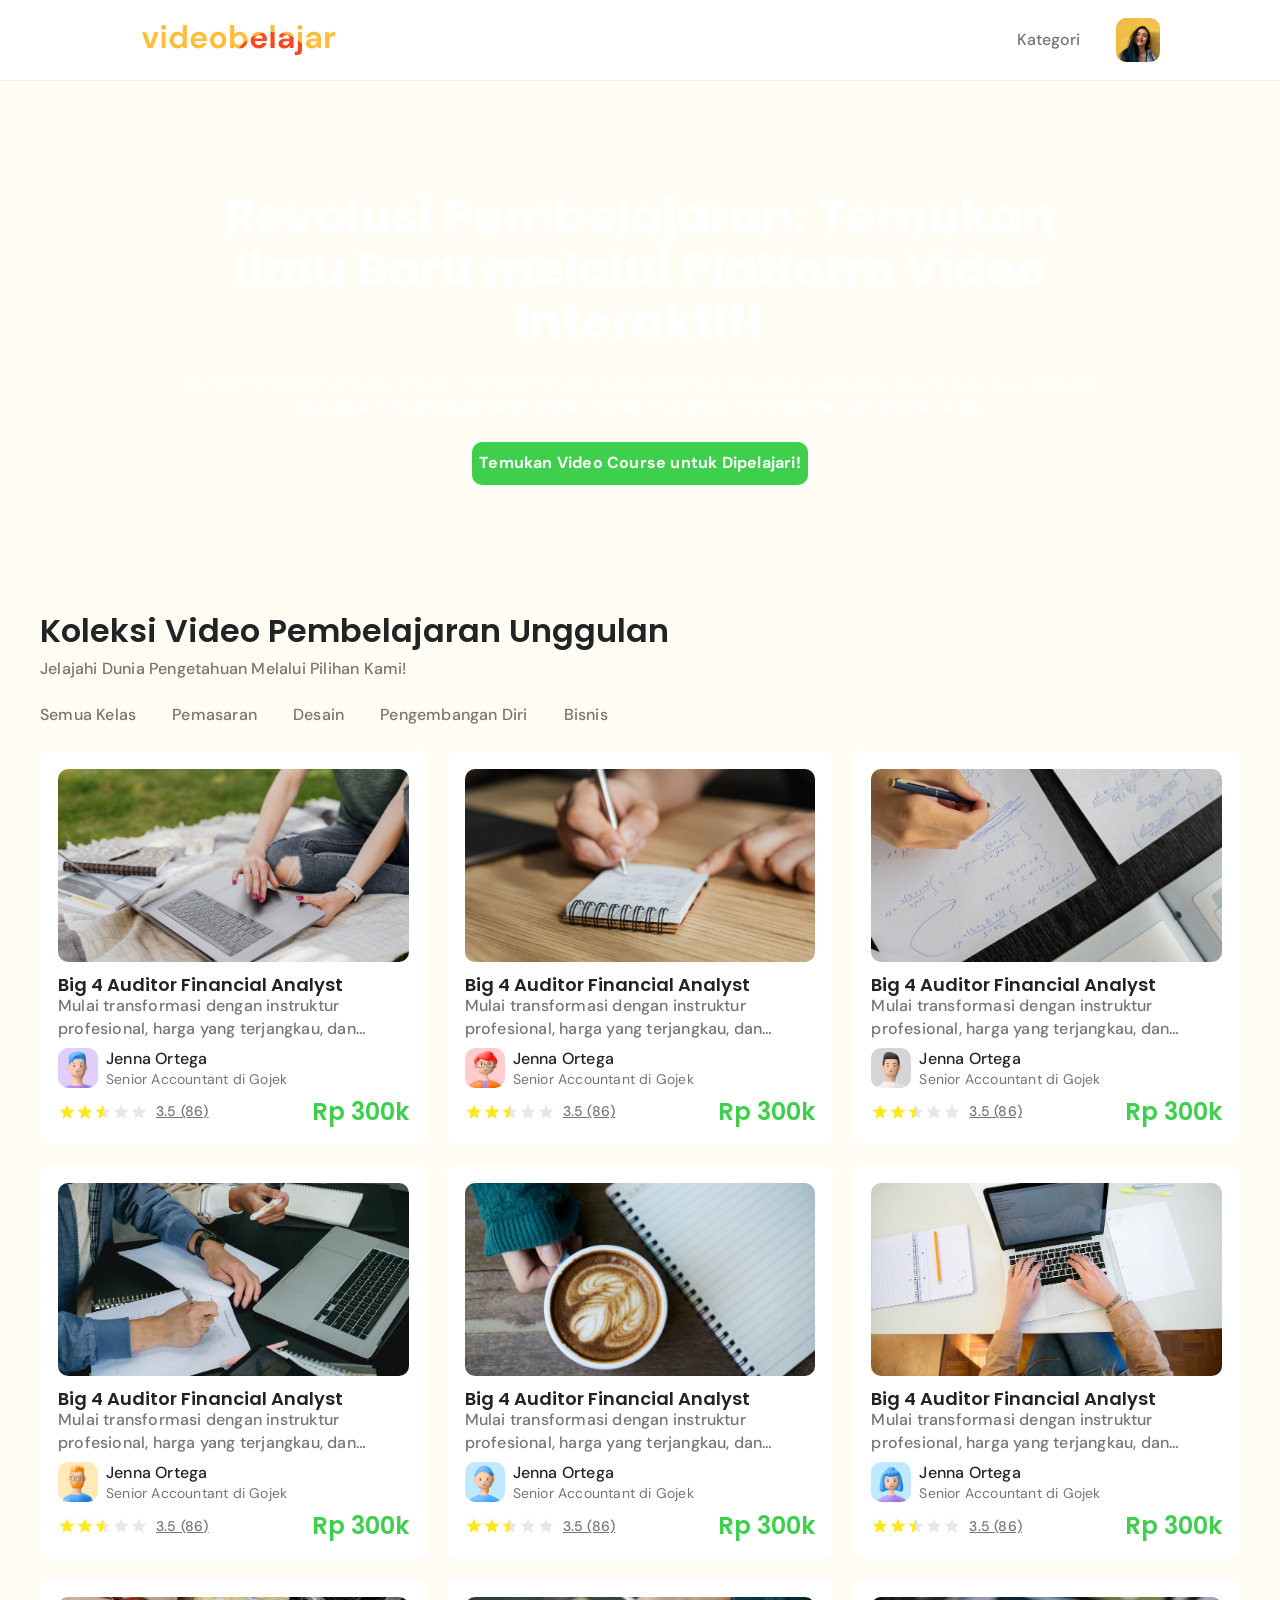
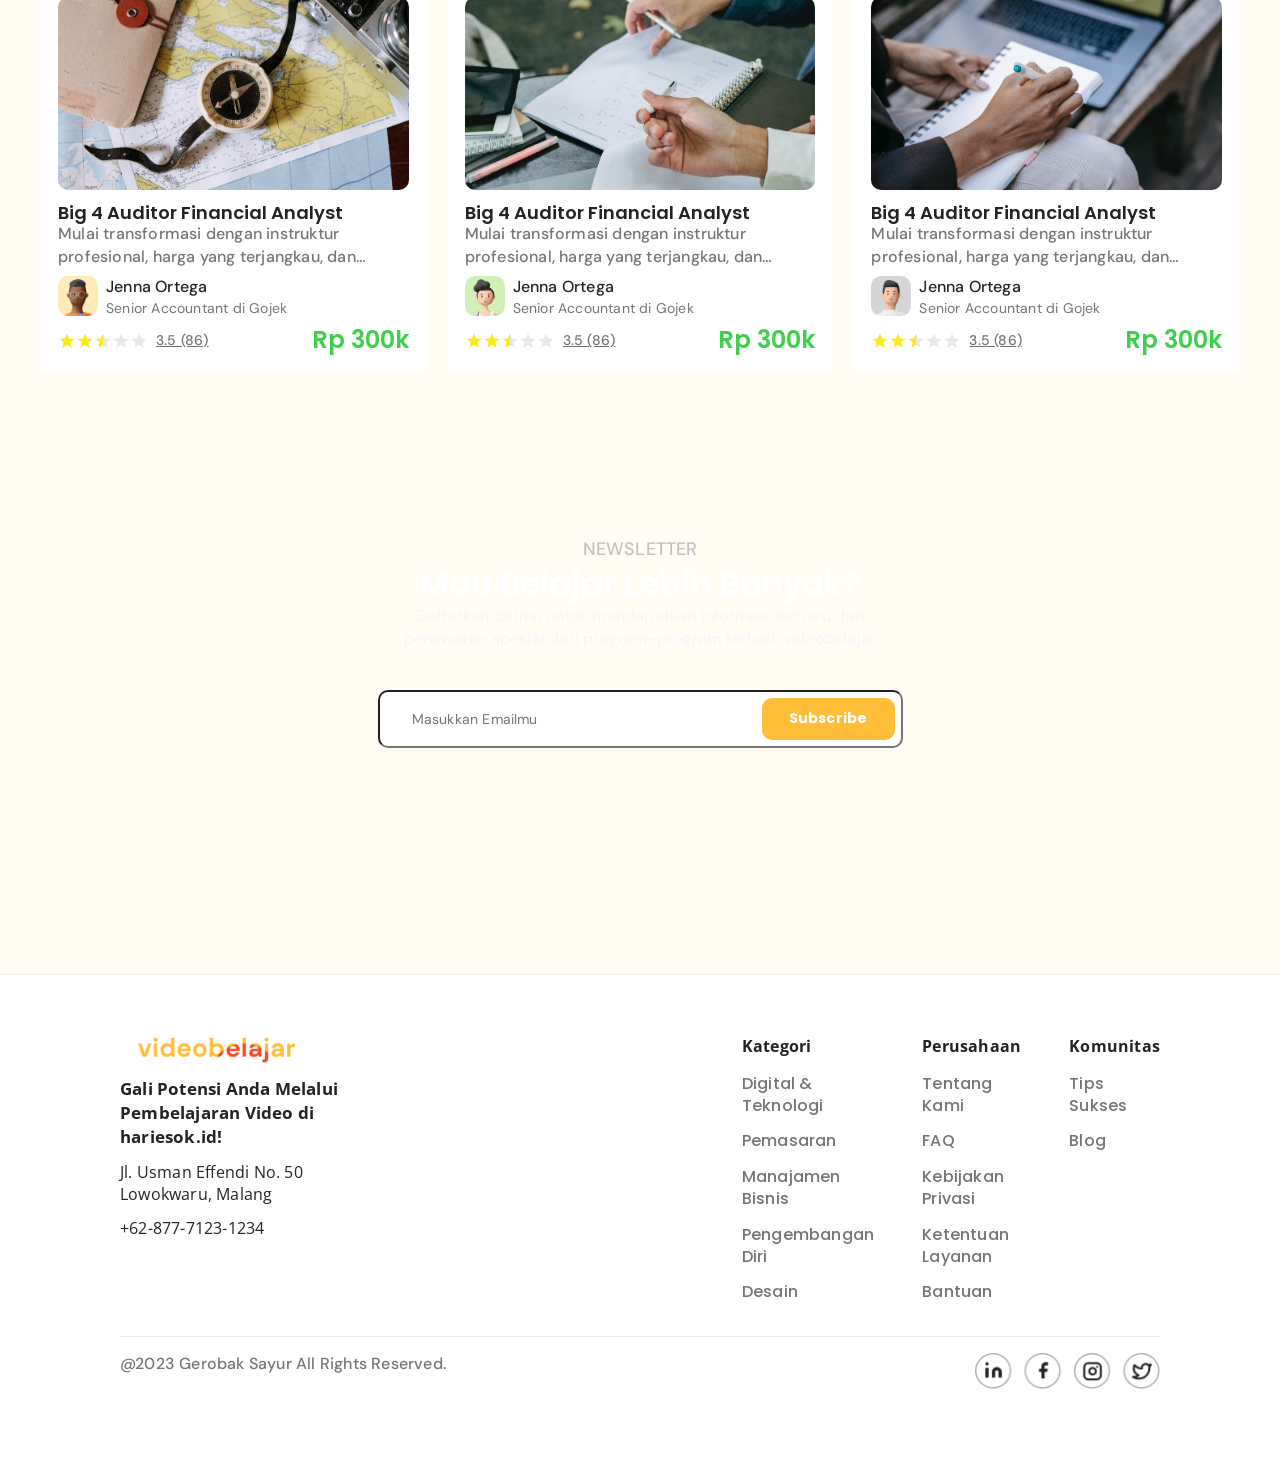
<file: index.html>
<!DOCTYPE html>
<html lang="en">
<head>
    <meta charset="UTF-8">
    <meta name="viewport" content="width=device-width, initial-scale=1.0">
    <title>videobelajar</title>
    <link rel="stylesheet" href="./styles/index.css">
</head>
<body>
    <header>
        <nav class="navbar">
            <img src="./images/logo-videobelajar.png" alt="logo-videobelajar" class="logo">
            <div class="nav-menu">
                <a href="#">Kategori</a>
                <img src="./images/avatar-icon.png" alt="profile">
            </div>
            <div class="hamburger-icon">&#9776;</div>
        </nav>
    </header>
    <main>
        <section class="hero">
                <div class="hero-content">
                    <h1>Revolusi Pembelajaran: Temukan Ilmu Baru melalui Platform Video Interaktif!</h1>
                    <p>Temukan ilmu baru yang menarik dan mendalam melalui koleksi video pembelajaran berkualitas tinggi. Tidak hanya itu, Anda juga dapat berpartisipasi dalam latihan interaktif yang akan meningkatkan pemahaman Anda.</p>
                    <a href="#">Temukan Video Course untuk Dipelajari!</a>
                </div>
            </div>
        </section>
        <section class="courses">
            <div class="container">
                <div class="course-title">
                    <h3>Koleksi Video Pembelajaran Unggulan</h3>
                    <p>Jelajahi Dunia Pengetahuan Melalui Pilihan Kami!</p>
                </div>
                <div class="course-category">
                    <button>Semua Kelas</button>
                    <button>Pemasaran</button>
                    <button>Desain</button>
                    <button>Pengembangan Diri</button>
                    <button>Bisnis</button>
                </div>
                <div class="course-card">
                    <article>
                        <div class="course-header">
                            <img src="./images/course1-thumbnail.jpg" alt="Big 4 Auditor Financial Analyst">
                            <div class="course-wrapper">
                                <div class="course-info">
                                    <h4>Big 4 Auditor Financial Analyst</h4>
                                    <p>Mulai transformasi dengan instruktur profesional, harga yang terjangkau, dan kurikulum terbaik</p>
                                </div>
                                <div class="course-mentor">
                                    <img src="/images/mentor1-avatar.png" alt="Mentor">
                                    <div class="mentor-info">
                                        <h5>Jenna Ortega</h5>
                                        <p>Senior Accountant di Gojek</p>
                                    </div>
                                </div>
                            </div>
                        </div>
                        <div class="course-footer">
                            <div class="rating">
                                <img src="/images/rating.png" alt="rating">
                                <p>3.5 (86)</p>
                            </div>
                            <span class="price">Rp 300k</span>
                        </div>
                    </article>
                    <article>
                        <div class="course-header">
                            <img src="./images/course2-thumbnail.jpg" alt="Big 4 Auditor Financial Analyst">
                            <div class="course-wrapper">
                                <div class="course-info">
                                    <h4>Big 4 Auditor Financial Analyst</h4>
                                    <p>Mulai transformasi dengan instruktur profesional, harga yang terjangkau, dan kurikulum terbaik</p>
                                </div>
                                <div class="course-mentor">
                                    <img src="/images/mentor2-avatar.png" alt="Mentor">
                                    <div class="mentor-info">
                                        <h5>Jenna Ortega</h5>
                                        <p>Senior Accountant di Gojek</p>
                                    </div>
                                </div>
                            </div>
                        </div>
                        <div class="course-footer">
                            <div class="rating">
                                <img src="/images/rating.png" alt="rating">
                                <p>3.5 (86)</p>
                            </div>
                            <span class="price">Rp 300k</span>
                        </div>
                    </article>
                    <article>
                        <div class="course-header">
                            <img src="./images/course3-thumbnail.jpg" alt="Big 4 Auditor Financial Analyst">
                            <div class="course-wrapper">
                                <div class="course-info">
                                    <h4>Big 4 Auditor Financial Analyst</h4>
                                    <p>Mulai transformasi dengan instruktur profesional, harga yang terjangkau, dan kurikulum terbaik</p>
                                </div>
                                <div class="course-mentor">
                                    <img src="/images/mentor3-avatar.png" alt="Mentor">
                                    <div class="mentor-info">
                                        <h5>Jenna Ortega</h5>
                                        <p>Senior Accountant di Gojek</p>
                                    </div>
                                </div>
                            </div>
                        </div>
                        <div class="course-footer">
                            <div class="rating">
                                <img src="/images/rating.png" alt="rating">
                                <p>3.5 (86)</p>
                            </div>
                            <span class="price">Rp 300k</span>
                        </div>
                    </article>
                    <article>
                        <div class="course-header">
                            <img src="./images/course4-thumbnail.jpg" alt="Big 4 Auditor Financial Analyst">
                            <div class="course-wrapper">
                                <div class="course-info">
                                    <h4>Big 4 Auditor Financial Analyst</h4>
                                    <p>Mulai transformasi dengan instruktur profesional, harga yang terjangkau, dan kurikulum terbaik</p>
                                </div>
                                <div class="course-mentor">
                                    <img src="/images/mentor4-avatar.png" alt="Mentor">
                                    <div class="mentor-info">
                                        <h5>Jenna Ortega</h5>
                                        <p>Senior Accountant di Gojek</p>
                                    </div>
                                </div>
                            </div>
                        </div>
                        <div class="course-footer">
                            <div class="rating">
                                <img src="/images/rating.png" alt="rating">
                                <p>3.5 (86)</p>
                            </div>
                            <span class="price">Rp 300k</span>
                        </div>
                    </article>
                    <article>
                        <div class="course-header">
                            <img src="./images/course5-thumbnail.jpg" alt="Big 4 Auditor Financial Analyst">
                            <div class="course-wrapper">
                                <div class="course-info">
                                    <h4>Big 4 Auditor Financial Analyst</h4>
                                    <p>Mulai transformasi dengan instruktur profesional, harga yang terjangkau, dan kurikulum terbaik</p>
                                </div>
                                <div class="course-mentor">
                                    <img src="/images/mentor5-avatar.png" alt="Mentor">
                                    <div class="mentor-info">
                                        <h5>Jenna Ortega</h5>
                                        <p>Senior Accountant di Gojek</p>
                                    </div>
                                </div>
                            </div>
                        </div>
                        <div class="course-footer">
                            <div class="rating">
                                <img src="/images/rating.png" alt="rating">
                                <p>3.5 (86)</p>
                            </div>
                            <span class="price">Rp 300k</span>
                        </div>
                    </article>
                    <article>
                        <div class="course-header">
                            <img src="./images/course6-thumbnail.jpg" alt="Big 4 Auditor Financial Analyst">
                            <div class="course-wrapper">
                                <div class="course-info">
                                    <h4>Big 4 Auditor Financial Analyst</h4>
                                    <p>Mulai transformasi dengan instruktur profesional, harga yang terjangkau, dan kurikulum terbaik</p>
                                </div>
                                <div class="course-mentor">
                                    <img src="/images/mentor6-avatar.png" alt="Mentor">
                                    <div class="mentor-info">
                                        <h5>Jenna Ortega</h5>
                                        <p>Senior Accountant di Gojek</p>
                                    </div>
                                </div>
                            </div>
                        </div>
                        <div class="course-footer">
                            <div class="rating">
                                <img src="/images/rating.png" alt="rating">
                                <p>3.5 (86)</p>
                            </div>
                            <span class="price">Rp 300k</span>
                        </div>
                    </article>
                    <article>
                        <div class="course-header">
                            <img src="./images/course7-thumbnail.jpg" alt="Big 4 Auditor Financial Analyst">
                            <div class="course-wrapper">
                                <div class="course-info">
                                    <h4>Big 4 Auditor Financial Analyst</h4>
                                    <p>Mulai transformasi dengan instruktur profesional, harga yang terjangkau, dan kurikulum terbaik</p>
                                </div>
                                <div class="course-mentor">
                                    <img src="/images/mentor7-avatar.png" alt="Mentor">
                                    <div class="mentor-info">
                                        <h5>Jenna Ortega</h5>
                                        <p>Senior Accountant di Gojek</p>
                                    </div>
                                </div>
                            </div>
                        </div>
                        <div class="course-footer">
                            <div class="rating">
                                <img src="/images/rating.png" alt="rating">
                                <p>3.5 (86)</p>
                            </div>
                            <span class="price">Rp 300k</span>
                        </div>
                    </article>
                    <article>
                        <div class="course-header">
                            <img src="./images/course8-thumbnail.jpg" alt="Big 4 Auditor Financial Analyst">
                            <div class="course-wrapper">
                                <div class="course-info">
                                    <h4>Big 4 Auditor Financial Analyst</h4>
                                    <p>Mulai transformasi dengan instruktur profesional, harga yang terjangkau, dan kurikulum terbaik</p>
                                </div>
                                <div class="course-mentor">
                                    <img src="/images/mentor8-avatar.png" alt="Mentor">
                                    <div class="mentor-info">
                                        <h5>Jenna Ortega</h5>
                                        <p>Senior Accountant di Gojek</p>
                                    </div>
                                </div>
                            </div>
                        </div>
                        <div class="course-footer">
                            <div class="rating">
                                <img src="/images/rating.png" alt="rating">
                                <p>3.5 (86)</p>
                            </div>
                            <span class="price">Rp 300k</span>
                        </div>
                    </article>
                    <article>
                        <div class="course-header">
                            <img src="./images/course9-thumbnail.jpg" alt="Big 4 Auditor Financial Analyst">
                            <div class="course-wrapper">
                                <div class="course-info">
                                    <h4>Big 4 Auditor Financial Analyst</h4>
                                    <p>Mulai transformasi dengan instruktur profesional, harga yang terjangkau, dan kurikulum terbaik</p>
                                </div>
                                <div class="course-mentor">
                                    <img src="/images/mentor3-avatar.png" alt="Mentor">
                                    <div class="mentor-info">
                                        <h5>Jenna Ortega</h5>
                                        <p>Senior Accountant di Gojek</p>
                                    </div>
                                </div>
                            </div>
                        </div>
                        <div class="course-footer">
                            <div class="rating">
                                <img src="/images/rating.png" alt="rating">
                                <p>3.5 (86)</p>
                            </div>
                            <span class="price">Rp 300k</span>
                        </div>
                    </article>
                </div>
            </div>
        </section>
        <section class="cta">
            <div class="cta-container">
                <div class="cta-info">
                    <span>NEWSLETTER</span>
                    <h3>Mau Belajar Lebih Banyak?</h3>
                    <p>Daftarkan dirimu untuk mendapatkan informasi terbaru dan penawaran spesial dari program-program terbaik videobelajar</p>
                </div>
                <div class="form">
                    <form action="#" method="post" class="cta-form">
                        <input type="email" id="email"  name="email" placeholder="Masukkan Emailmu">
                        <button type="submit">Subscribe</button>
                    </form>
                </div>
            </div>
        </section>
    </main>
    <footer>
        <div class="footer-wrapper">
            <div class="footer-content-top">
                <div class="company-info">
                    <img src="/images/logo-videobelajar.png" alt="logo-videobelajar">
                    <h3>Gali Potensi Anda Melalui Pembelajaran Video di hariesok.id!</h3>
                    <p>Jl. Usman Effendi No. 50 Lowokwaru, Malang</p> 
                    <p>+62-877-7123-1234</p>
                </div>
                <div class="footer-menu">
                    <div class="footer-menu-group">
                        <div class="menu-column">
                            <h3 class="menu-title">Kategori</h3>
                            <span>&rsaquo;</span>
                        </div>
                        <ul class="sub-menu">
                            <li><a href="#">Digital & Teknologi</a></li>
                            <li><a href="#">Pemasaran</a></li>
                            <li><a href="#">Manajamen Bisnis</a></li>
                            <li><a href="#">Pengembangan Diri</a></li>
                            <li><a href="#">Desain</a></li>
                        </ul>
                    </div>
                    <div class="footer-menu-group">
                        <div class="menu-column">
                            <h3 class="menu-title">Perusahaan</h3>
                            <span>&rsaquo;</span>
                        </div>
                        <ul class="sub-menu">
                            <li><a href="#">Tentang Kami</a></li>
                            <li><a href="#">FAQ</a></li>
                            <li><a href="#">Kebijakan Privasi</a></li>
                            <li><a href="#">Ketentuan Layanan</a></li>
                            <li><a href="#">Bantuan</a></li>
                        </ul>
                    </div>
                    <div class="footer-menu-group">
                        <div class="menu-column">
                            <h3 class="menu-title">Komunitas</h3>
                            <span>&rsaquo;</span>
                        </div>
                        <ul class="sub-menu">
                            <li><a href="#">Tips Sukses</a></li>
                            <li><a href="#">Blog</a></li>
                        </ul>
                    </div>
                </div>
            </div>
            <div class="footer-content-bottom">
                <img src="./images/socialmedia-icon.png" alt="socialmedia-icon">
                <p>@2023 Gerobak Sayur All Rights Reserved.</p>
            </div>
        </div>
    </footer>
</body>
</html>
</file>
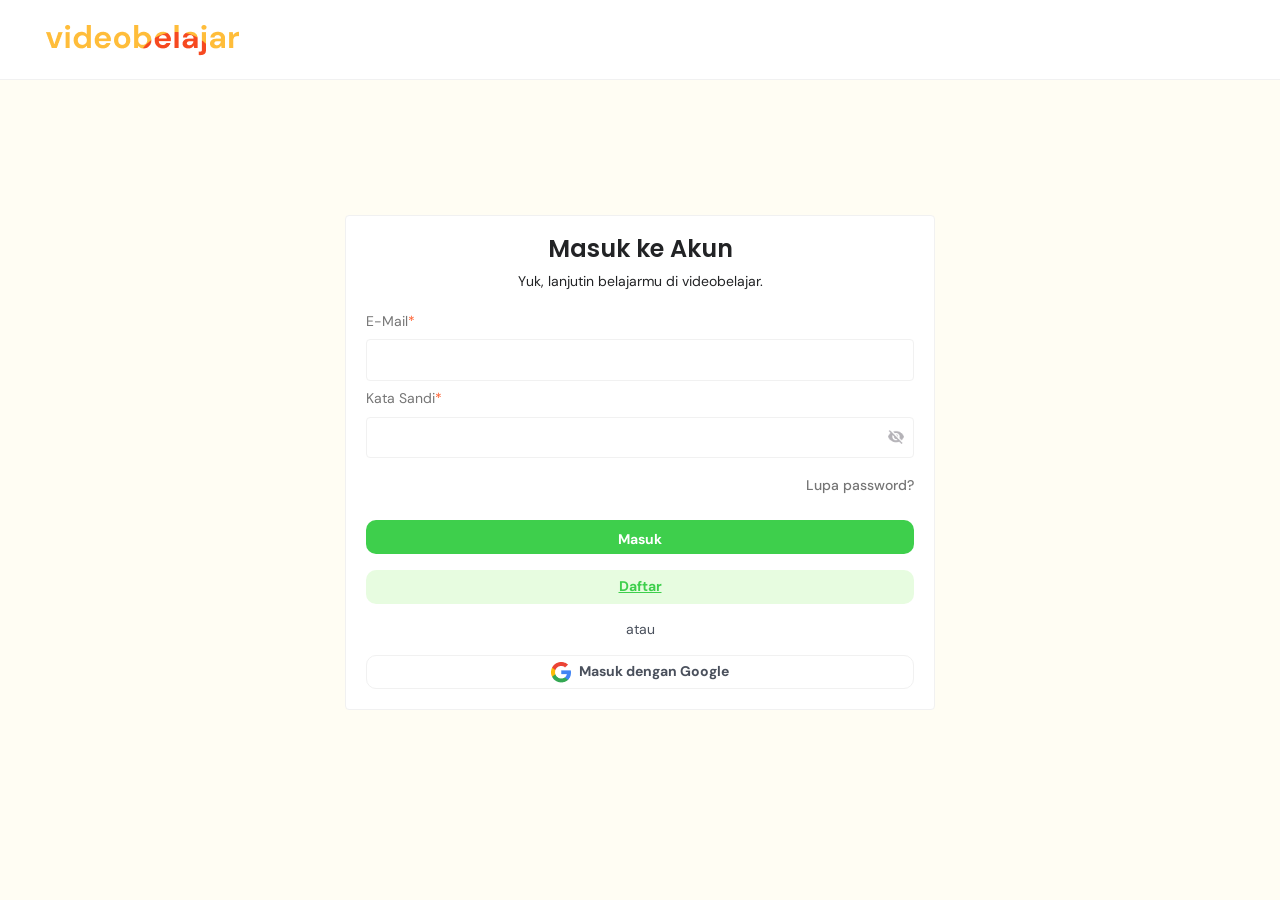
<file: login.html>
<!DOCTYPE html>
<html lang="en">
<head>
    <meta charset="UTF-8">
    <meta name="viewport" content="width=device-width, initial-scale=1.0">
    <title>Login</title>
    <link rel="stylesheet" href="./styles/login.css">
</head>
<body>
    <header>
        <nav>
            <img src="./images/logo-videobelajar.png" alt="logo-videobelajar">
        </nav>
    </header>
    <div class="wrapper">
        <main class="container">
            <div class="card">
                <div class="card-title">
                    <h1>Masuk ke Akun</h1>
                    <p>Yuk, lanjutin belajarmu di videobelajar.</p>
                </div>
                <form action="#" method="post">
                        <div class="form-group">
                            <label for="email">E-Mail</label>
                            <input type="email" id="email" name="email" required>
                        </div>
                        <div class="form-group">
                            <label for="password">Kata Sandi</label>
                            <input type="password" id="password" name="password" required>
                            <img src="./images/eye-off-icon.png" alt="eye-off-icon" class="eye-off">
                        </div>
                        <div class="form-forgot-password">
                            <a href="#">Lupa password?</a>
                        </div>
                        <div class="form-button">
                            <button type="submit" class="login-button">Masuk</button>
                            <a href="./register.html" class="register-button">Daftar</a>
                            <p>atau</p>
                            <button type="button" class="google-button"><img src="./images/google-icon.png" alt="google-icon">Masuk dengan Google</button>
                        </div>
                </form>
            </div>
        </main>
    </div>
</body>
</html>
</file>
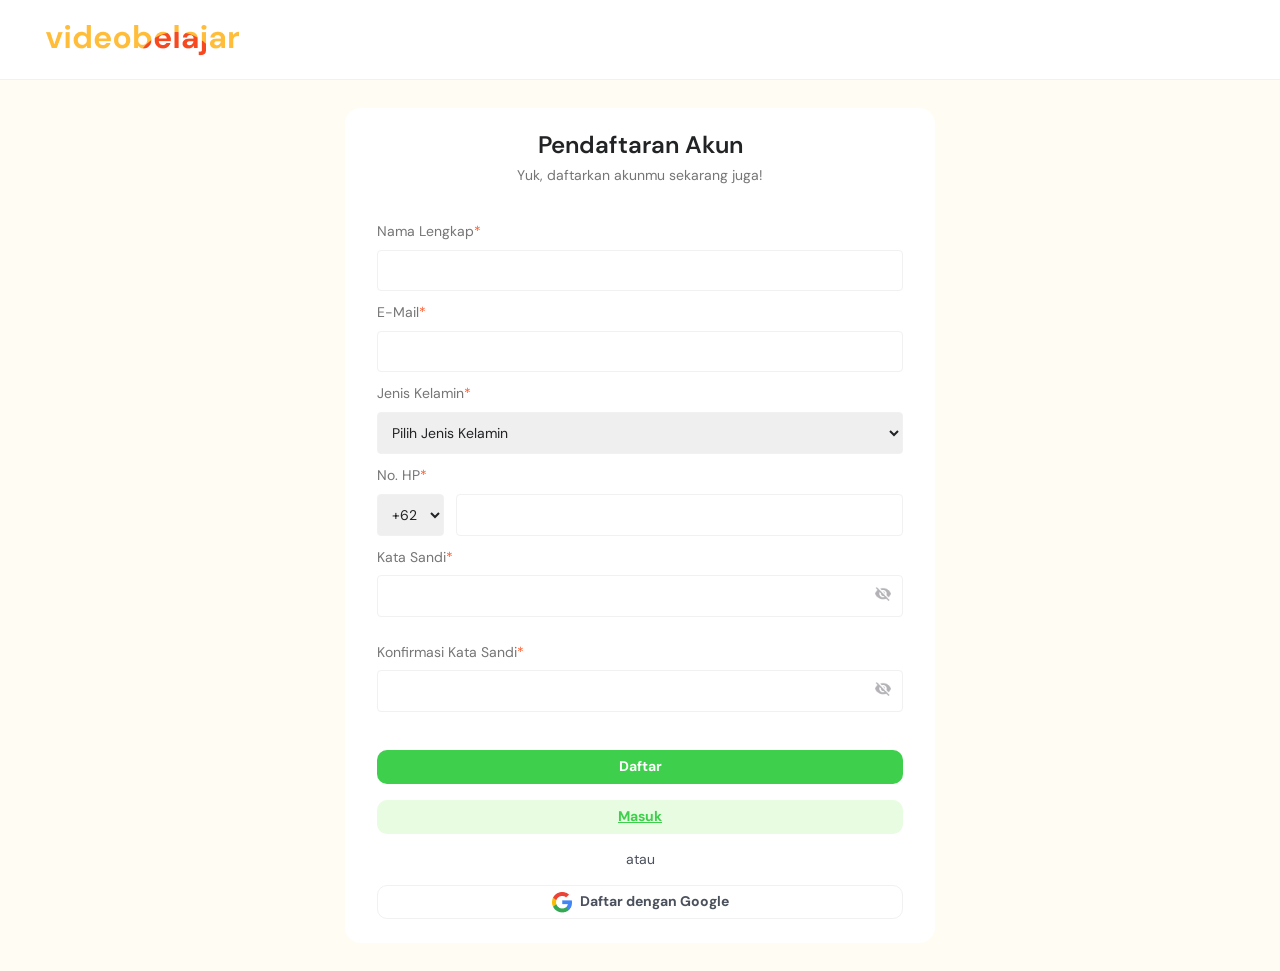
<file: register.html>
<!DOCTYPE html>
<html lang="en">
<head>
    <meta charset="UTF-8">
    <meta name="viewport" content="width=device-width, initial-scale=1.0">
    <title>Register</title>
    <link rel="stylesheet" href="./styles/register.css">
</head>
<body>
    <header>
        <nav>
            <img src="./images/logo-videobelajar.png" alt="logo-videobelajar">
        </nav>
    </header>
    <div class="wrapper">
        <main class="register-card">
            <div class="register-title">
                <h1>Pendaftaran Akun</h1>
                <p>Yuk, daftarkan akunmu sekarang juga!</p>
            </div>
            <form action="#" method="post">
                <div class="form-field">
                    <label for="fullname">Nama Lengkap</label>
                    <input type="text" id="fullname" name="fullname" required>
                </div>
                <div class="form-field">
                    <label for="email">E-Mail</label>
                    <input type="email" id="email" name="email" required>
                </div>
                <div class="form-field">
                    <label for="gender">Jenis Kelamin</label>
                    <select name="gender" id="gender">
                        <option value=" ">Pilih Jenis Kelamin</option>
                        <option value="#laki-laki">Laki - Laki</option>
                        <option value="perempuan">Perempuan</option>
                    </select>
                </div>
                <div class="form-field">
                    <label for="handphone">No. HP</label>
                    <div class="handphone-field">
                        <select name="country-code" id="country-code">
                            <option value="id">+62</option>
                        </select>
                        <input type="tel" id="handphone" name="handphone" required>
                    </div>
                </div>
                <div class="form-field">
                    <label for="password">Kata Sandi</label>
                    <input type="password" id="password" name="password" required>
                    <img src="./images/eye-off-icon.png" alt="eye-off-icon">
                </div>
                <div class="form-field">
                    <label for="confirm-password">Konfirmasi Kata Sandi</label>
                    <input type="password" id="confirm-password" name="confirm-password" required>
                    <img src="./images/eye-off-icon.png" alt="eye-off-icon">
                </div>
                <div class="form-btn">
                    <button type="submit" class="register-btn">Daftar</button>
                    <a href="./login.html" class="login-btn">Masuk</a>
                    <p>atau</p>
                    <button type="button" class="google-btn"><img src="./images/google-icon.png" alt="google-icon">Daftar dengan Google</button>
                </div>
            </form>
        </main>
    </div>
</body>
</html>
</file>
<file: styles/index.css>
@import url(/styles/general.css);

body {
    background-color: #FFFDF3;
}

.navbar {
    display: flex;
    align-items: center;
    justify-content: space-between;
    padding: 16px 24px;
    border-bottom: 1px solid #F1F1F1;
    width: 100%;
    max-width: 1550px;
    background-color: #ffffff;
}

.nav-menu {
    display: none;
}

.hamburger-icon {
    width: 24px;
    height: 24px;
}

.hamburger-icon:hover {
    cursor: pointer;
}

main {
    margin: 28px 20px;
}

.hero {
    display: flex;
    flex-direction: column;
    align-items: center;
    justify-content: center;
}

.hero-content{
    display: flex;
    flex-direction: column;
    align-items: center;
    justify-content: center;
    background-image: linear-gradient(#000000CC), url(/images/hero-background.jpg);
    background-position: center;
    background-repeat: no-repeat;
    background-size: cover;
    object-fit: cover;
    border-radius: 10px;
    padding: 64px 20px;
    gap: 24px;
    width: 100%;
    max-width: 1200px;
    margin-bottom: 24px;
}

.hero-content h1{
    font-family: 'Poppins';
    font-weight: 700;
    font-size: 24px;
    line-height: 110%;
    text-align: center;
    color: #FFFFFF;
}

.hero-content p {
    font-family: 'DM Sans';
    font-weight: 400;
    font-size: 14px;
    line-height: 140%;
    letter-spacing: 0.2%;
    text-align: center;
    color: #FFFFFF;
}

.hero-content a {
    width: fit-content;
    min-height: 40px;
    display: flex;
    align-items: center;
    justify-content: center;
    text-align: center;
    padding: 10px 7.5px;
    text-decoration: none;
    background-color: #3ECF4C;
    border-radius: 10px;
    font-family: 'DM Sans';
    font-weight: 400;
    font-size: 14px;
    line-height: 140%;
    letter-spacing: 0.2px;
    color: #FFFFFF;
}

.hero-content a:hover {
    text-decoration: underline;
    cursor: pointer;
}

.courses {
    display: flex;
    flex-direction: column;
    align-items: center;
    justify-content: center;
    margin-bottom: 24px;
}

.container {
    display: flex;
    flex-direction: column;
    justify-content: center;
    width: 100%;
    max-width: 1200px;
    gap: 24px;
}

.course-title {
    display: flex;
    flex-direction: column;
    gap: 10px;
}

.course-title h3 {
    font-family: 'Poppins';
    font-size: 24px;
    font-weight: 600;
    line-height: 110%;
    color: #222325;
}

.course-title p {
    font-family: 'DM Sans';
    font-size: 14px;
    font-weight: 500;
    line-height: 140%;
    letter-spacing: 0.2px;
    color: #333333AD;
}

.course-category {
    display: flex;
    flex-direction: row;
    gap: 36px;
    overflow-x: auto;
    white-space: nowrap;
    scrollbar-width: none;
    -ms-overflow-style: none;
}

.course-category::-webkit-scrollbar {
    display: none;
}

.course-category button {
    background: none;
    border: none;
    width: fit-content;
    font-family: 'DM Sans';
    font-size: 14px;
    font-weight: 500;
    line-height: 140%;
    letter-spacing: 0.2px;
    color: #333333AD;
}

.course-category button:hover {
    text-decoration: underline;
    cursor: pointer;
}

.course-card {
    display: grid;
    grid-template-columns: repeat(1, 1fr);
    gap: 20px;
}

article {
    display: flex;
    flex-direction: column;
    justify-content: center;
    gap: 8px;
    background-color: #FFFFFF;
    border: 2px solid transparent;
    border-radius: 10px;
    padding: 16px;
}

article:hover {
    border: 2px solid #F1F1F1;
    cursor: pointer;
}

.course-header {
    display: flex;
    gap: 12px;
}

.course-header img {
    width: 82px;
    height: 82px;
    object-fit: cover;
    border-radius: 10px
}

.course-wrapper {
    display: flex;
    flex-direction: column;
    gap: 8px;
}

.course-info h4 {
    font-family: 'Poppins';
    font-size: 16px;
    font-weight: 600;
    line-height: 120%;
    color: #222325;
}

.course-info p {
    display: none;
}

.course-mentor {
    display: flex;
    gap: 8px;
}

.course-mentor img{
    width: 36px;
    height: 36px;
    object-fit: cover;
    border-radius: 10px;
}

.mentor-info h5 {
    font-family: 'DM Sans';
    font-size: 14px;
    font-weight: 500;
    line-height: 140%;
    letter-spacing: 0.2px;
    color: #222325;
}

.mentor-info p {
    font-family: 'DM Sans';
    font-size: 12px;
    font-weight: 400;
    line-height: 140%;
    letter-spacing: 0.2px;
    color: #333333AD;
}

.course-footer {
    display: flex;
    align-items: center;
    justify-content: space-between;
}

.rating {
    display: flex;
    align-items: center;
    gap: 8px;
}

.rating img {
    width: auto;
    height: auto;
}

.rating p {
    font-family: 'DM Sans';
    font-size: 12px;
    font-weight: 500;
    line-height: 140%;
    letter-spacing: 0.2px;
    color: #333333AD;
    text-decoration: underline;
}

.price {
    font-family: 'Poppins';
    font-size: 20px;
    font-weight: 600;
    line-height: 120%;
    color: #3ECF4C;
}

.cta {
    display: flex;
    align-items: center;
    justify-content: center;
}

.cta-container {
    display: flex;
    flex-direction: column;
    align-items: center;
    justify-content: center;
    background-image: linear-gradient(#000000CC), url(/images/cta-background.jpg);
    background-position: center;
    background-repeat: no-repeat;
    background-size: cover;
    object-fit: cover;
    border-radius: 4px;
    padding: 0 20px 0 20px;
    width: 100%;
    max-width: 1200px;
}

.cta-info {
    display: flex;
    flex-direction: column;
    align-items: center;
    justify-content: center;
    gap: 4px;
    margin: 48px 0 40px 0;
}

.cta-info span {
    font-family: 'DM Sans';
    font-size: 16px;
    font-weight: 500;
    line-height: 140%;
    letter-spacing: 0.2px;
    text-align: center;
    color: #C1C2C4;
}

.cta-info h3 {
    font-family: 'Poppins';
    font-size: 24px;
    font-weight: 600;
    line-height: 110%;
    text-align: center;
    color: #FFFFFF;
}

.cta-info p {
    font-family: 'DM Sans';
    font-size: 14px;
    font-weight: 400;
    line-height: 140%;
    letter-spacing: 0.2px;
    text-align: center;
    color: #F4F5FA;
}

.form {
    display: flex;
    width: 100%;
}

.cta-form {
    display: flex;
    flex-direction: column;
    align-items: stretch;
    justify-content: center;
    width: 100%;
    gap: 16px;
}

.cta-form input {
    display: flex;
    align-items: center;
    justify-content: space-between;
    height: 40px;
    border-radius: 10px;
    padding: 10px 8px 10px 12px;
    font-family: 'DM Sans';
    font-size: 14px;
    font-weight: 400;
    line-height: 140%;
    letter-spacing: 0.2px;
    text-align: center;
    color: #333333AD;
}

.cta-form button {
    display: flex;
    align-items: center;
    justify-content: center;
    height: 40px;
    background-color: #FFBD3A;
    border-radius: 10px;
    padding: 10px 0 10px 0;
    font-family: 'Poppins';
    font-size: 14px;
    font-weight: 700;
    line-height: 140%;
    letter-spacing: 0.2px;
    color: #FFFFFF;
    margin-bottom: 48px;
}

.cta-form button:hover {
    text-decoration: underline;
    cursor: pointer;
}

.footer-wrapper {
    display: flex;
    flex-direction: column;
    padding: 20px;
    background-color: #FFFFFF;
    border-top: 1px solid #F1F1F1;
}

.footer-content-top {
    display: flex;
    flex-direction: column;
    width: 100%;
    gap: 16px;
}

.company-info {
    display: flex;
    flex-direction: column;
    width: 100%;
    max-width: 352px;
    gap: 16px;
}

.company-info img {
    width: 170px;
    height: 36px;
    object-fit: cover;
}

.company-info h3 {
    font-family: 'Open Sans';
    font-size: 14px;
    font-weight: 700;
    line-height: 140%;
    letter-spacing: 0.2px;
    color: #222325;
}

.company-info p {
    font-family: 'Open Sans';
    font-size: 14px;
    font-weight: 400;
    line-height: 140%;
    letter-spacing: 0.2px;
    color: #222325;
}

.footer-menu {
    display: flex;
    flex-direction: column;
    width: 100%;
    gap: 12px;
    padding-bottom: 16px;
    border-bottom: 1px solid #3A35411F;
    margin-bottom: 16px;
}

.menu-column {
    display: flex;
    align-items: center;
    justify-content: space-between;
}

.menu-title {
    font-family: 'Open Sans';
    font-size: 16px;
    font-weight: 700;
    line-height: 140%;
    letter-spacing: 0.2px;
    color: #222325;
}

.sub-menu {
    display: none;
}

.footer-content-bottom {
    display: flex;
    flex-direction: column;
    justify-content: space-between;
}

.footer-content-bottom img {
    width: 185px;
    margin-bottom: 12px;
}

.footer-content-bottom p {
    font-family: 'DM Sans';
    font-size: 16px;
    font-weight: 500;
    line-height: 140%;
    letter-spacing: 0.2px;
    color: #333333AD;
}

@media (min-width: 768px) {

    .navbar {
        padding: 12px 120px;
    }

    .hamburger-icon {
        display: none;
    }
    
    .nav-menu {
        display: flex;
        align-items: center;
        justify-content: center;
        gap: 36px;
    }

    .nav-menu a {
        text-decoration: none;
        text-align: center;
        font-family: 'DM Sans';
        font-weight: 500;
        font-size: 16px;
        line-height: 140%;
        letter-spacing: 0.2%;
        color: #333333AD;
    }

    .nav-menu a:hover {
        text-decoration: underline;
        cursor: pointer;
    }

    .nav-menu img {
        width: 44px;
        height: 100%;
        border-radius: 10px;
    }

    .nav-menu img:hover {
        cursor: pointer;
    }

    .hero-content {
        padding: 82px 140px 64px 140px;
        margin-bottom: 64px;
    }

    .hero-content h1 {
        font-size: 48px;
    }

    .hero-content p {
        font-size: 16px;
    }

    .hero-content a {
        font-weight: 700;
        font-size: 16px;
    }

    .course-container {
        gap: 32px;
    }

    .course-title h3 {
        font-size: 32px;
    }

    .course-title p {
        font-size: 16px;
    }

    .course-category button {
        font-size: 16px;
    }
    
    .course-card {
        grid-template-columns: repeat(3, 1fr);
    }

    .article {
        padding: 20px;
    }

    .course-header {
        display: flex;
        flex-direction: column;
    }

    .course-header img {
        width: 100%;
        height: 193px;
        object-fit: cover;
    }
    
    .course-info h4 {
        font-size: 18px;
    }

    .course-info p {
        display: flex;
        font-family: 'DM Sans';
        font-size: 16px;
        font-weight: 500;
        line-height: 140%;
        letter-spacing: 0.2px;
        color: #333333AD;
        overflow: hidden;
        display: -webkit-box;
        -webkit-line-clamp: 2;
        -webkit-box-orient: vertical;
    }

    .course-mentor img {
        width: 40px;
        height: 40px;
    }

    .mentor-info h5 {
        font-size: 16px;
    }

    .mentor-info p {
        font-size: 14px;
    }

    .rating p {
        font-size: 14px;
    }

    .price {
        font-size: 24px;
    }

    .cta-container {
        padding: 92px 337.5px;
    }

    .cta-info span {
        font-size: 18px;
    }

    .cta-info h3 {
        font-size: 32px;
    }

    .cta-info p {
        font-size: 16px;
    }

    .cta-form input {
        align-items: flex-start;
        justify-content: flex-start;
        height: 58px;
        padding: 8px 8px 8px 32px;
        text-align: start;
    }

    .cta-form button {
        width: 133px;
        height: 42px;
        position: relative;
        align-self: flex-end;
        top: -66px;
        right: 8px;
        border: none;
    }

    .footer-wrapper {
        padding: 60px 120px;
    }

    .footer-content-top {
        flex-direction: row;
        justify-content: space-between;
        gap: 363px;
        border-bottom: 1px solid #3A35411F;
        margin-bottom: 16px;
    }

    .company-info {
        width: 100%;
        gap: 12px;
    }

    .company-info img {
        width: 193px;
        height: 30px;
        object-fit: cover;
    }

    .company-info h3 {
        font-size: 17px;
    }

    .company-info p {
        font-size: 16px;
    }

    .footer-menu {
        display: grid;
        grid-template-columns: auto auto auto;
        gap: 48px;
        border-bottom: none;
    }

    .footer-menu-group {
        display: flex;
        flex-direction: column;
        gap: 15px;
        width: fit-content;
    }

    .menu-column span {
        display: none;
    }

    .sub-menu {
        list-style: none;
        display: flex;
        flex-direction: column;
        font-family: 'DM Sans';
        font-size: 16px;
        font-weight: 500;
        line-height: 140%;
        letter-spacing: 0.2px;
        gap: 13px;
    }
    
    .sub-menu li a {
        color: #333333AD;
        text-decoration: none;
    }

    .sub-menu li a:hover {
        text-decoration: underline;
        cursor: pointer;
    }

    .footer-content-bottom {
        flex-direction: row-reverse;
    }

    .footer-content-bottom p {

    }
}
</file>
<file: styles/login.css>
@import url(./general.css);

body {
    background-color: #fffdf3;
}

nav {
    display: flex;
    background-color: #ffffff;
    border-bottom: 1px solid #f1f1f1;
    padding: 16px 24px;
    width: 100%;
    height: 100%;
    max-height: 80px;
}

nav img {
    object-fit: cover;
}

.wrapper {
    width: 100%;
    height: 85vh;
    display: flex;
    justify-content: center;
    align-items: center;
    padding: 28px 20px;
}

.container {
    width: 100%;
    max-width: 590px;
    background-color: #ffffff;
    border: 1px solid #f1f1f1;
    border-radius: 4px;
    padding: 20px;
    display: flex;
    flex-direction: column;
    gap: 20px;
}

.card-title {
    display: flex;
    flex-direction: column;
    justify-content: center;
    align-items: center;
    gap: 10px;
}

.card-title h1 {
    font-family: 'Poppins';
    font-style: normal;
    font-weight: 600;
    font-size: 24px;
    line-height: 110%;
    color: #222325;
}

.card-title p {
    font-family: 'DM Sans';
    font-style: normal;
    font-weight: 400;
    font-size: 14px;
    line-height: 140%;
    color: #222325;
    margin-bottom: 12px;
}

.form-group {
    display: flex;
    flex-direction: column;
    gap: 4px;
}

.form-group label {
    font-family: 'DM Sans';
    font-style: normal;
    font-weight: 400;
    font-size: 14px;
    line-height: 140%;
    color: #333333AD;
    padding-right: 16px;
    padding-bottom: 4px;
    margin-top: 8px;
    width: fit-content;
}

.form-group label::after {
    content: "*";
    color: #FF5C2B;
}

.form-group input {
    border: 1px solid #f1f1f1;
    border-radius: 4px;
    padding: 10px;
    font-family: 'DM Sans';
    font-style: normal;
    font-weight: 400;
    font-size: 14px;
    line-height: 140%;
    color: #222325;
}

.eye-off {
    position: relative;
    width: 16px;
    top: -32px;
    right: 10px;
    cursor: pointer;
    align-self: flex-end;
}

.form-forgot-password {
    display: flex;
    justify-content: flex-end;
    width: 100%;
}
.form-forgot-password a {
    font-family: 'DM Sans';
    font-style: normal;
    font-weight: 500;
    font-size: 14px;
    line-height: 140%;
    letter-spacing: 0.2%;
    color: #333333AD;
    width: fit-content;
    text-decoration: none;
}

.form-forgot-password a:hover {
    text-decoration: underline;
    cursor: pointer;
}

.form-button {
    display: flex;
    flex-direction: column;
    gap: 16px;
}

.login-button {
    margin-top: 24px;
    background-color: #3ECF4C;
    font-family: 'DM Sans';
    font-weight: 700;
    font-size: 14px;
    line-height: 140%;
    letter-spacing: 0.2%;
    color: #ffffff;
    border: none;
    border-radius: 10px;
    padding: 10px;
    cursor: pointer;
    width: 100%;
    height: 34px;
}

.login-button:hover {
    text-decoration: underline;
    cursor: pointer;
}

.register-button {
    background-color: #E2FCD9CC;
    font-family: 'DM Sans';
    font-weight: 700;
    font-size: 14px;
    line-height: 140%;
    letter-spacing: 0.2%;
    color: #3ECF4C;
    border: none;
    border-radius: 10px;
    padding: 10px;
    cursor: pointer;
    width: 100%;
    height: 34px;
    display: flex;
    align-items: center;
    justify-content: center;
}

.register-button:hover {
    text-decoration: underline;
    cursor: pointer;
}

.form-button p {
    font-family: 'DM Sans';
    font-style: normal;
    font-weight: 400;
    font-size: 14px;
    line-height: 140%;
    letter-spacing: 0.2%;
    color: #4A505C;
    text-align: center;
}

.google-button {
    background-color: #ffffff;
    border: 1px solid #f1f1f1;
    border-radius: 10px;
    padding: 8px 26px;
    cursor: pointer;
    width: 100%;
    height: 34px;
    display: flex;
    justify-content: center;
    align-items: center;
    gap: 8px;
    font-family: 'DM Sans';
    font-style: normal;
    font-weight: 700;
    font-size: 14px;
    line-height: 140%;
    letter-spacing: 0.2%;
    color: #4A505C;
}

.google-button:hover {
    text-decoration: underline;
    cursor: pointer;
}
</file>
<file: styles/register.css>
@import url(./general.css);

body {
    background-color: #fffdf3;
}

nav {
    display: flex;
    background-color: #ffffff;
    border-bottom: 1px solid #f1f1f1;
    padding: 16px 24px;
    width: 100%;
    height: 100%;
    max-height: 80px;
}

nav img {
    object-fit: cover;
}

.wrapper{
    display: flex;
    justify-content: center;
    align-items: center;
    width: 100%;
    min-height: calc(100vh - 80px);
    padding: 28px 20px;
}

.register-card {
    width: 100%;
    max-width: 590px;
    height: fit-content;
    max-height: 893px;
    background-color: #ffffff;
    border-radius: 16px;
    padding: 24px 32px;
    display: flex;
    flex-direction: column;
}

.register-title {
    display: flex;
    flex-direction: column;
    align-items: center;
    justify-content: center;
    margin-bottom: 24px;
}

.register-title h1 {
    font-family: 'DM Sans';
    font-style: normal;
    font-weight: 600;
    font-size: 24px;
    line-height: 110%;
    text-align: center;
    color: #222325;
    margin-bottom: 8px;
}

.register-title p {
    font-family: 'DM Sans';
    font-style: normal;
    font-weight: 400;
    font-size: 14px;
    line-height: 140%;
    letter-spacing: 0.2%;
    text-align: center;
    color: #333333AD;
}

.form-field {
    display: flex;
    flex-direction: column;
}

.form-field label {
    font-family: 'DM Sans';
    font-style: normal;
    font-weight: 400;
    font-size: 14px;
    line-height: 140%;
    color: #333333AD;
    margin-top: 12px;
    margin-bottom: 8px;
}

.form-field label::after {
    content: "*";
    color: #FF5C2B;
}

.form-field input {
    border: 1px solid #f1f1f1;
    border-radius: 4px;
    padding: 10px;
    font-family: 'DM Sans';
    font-style: normal;
    font-weight: 400;
    font-size: 14px;
    line-height: 140%;
    color: #222325;
    display: flex;
}

.form-field select {
    border: 1px solid #f1f1f1;
    border-radius: 4px;
    padding: 10px;
    font-family: 'DM Sans';
    font-style: normal;
    font-weight: 400;
    font-size: 14px;
    line-height: 140%;
    color: #222325;
}

.form-field img {
    position: relative;
    width: 16px;
    top: -30px;
    right: 12px;
    cursor: pointer;
    align-self: flex-end;
}

.handphone-field {
    display: flex;
    gap: 12px;
}

.handphone-field input {
    flex: 1;
}

.form-btn {
    display: flex;
    flex-direction: column;
    align-items: center;
    justify-content: center;
    margin-top: 24px;
    gap: 16px;
}

.register-btn {
    background-color: #3ECF4C;
    font-family: 'DM Sans';
    font-weight: 700;
    font-size: 14px;
    line-height: 140%;
    letter-spacing: 0.2%;
    color: #FFFFFF;
    border: none;
    border-radius: 10px;
    padding: 10px;
    cursor: pointer;
    width: 100%;
    height: 34px;
    display: flex;
    align-items: center;
    justify-content: center;
}

.register-btn:hover {
    text-decoration: underline;
    cursor: pointer;
}

.login-btn {
    background-color: #E2FCD9CC;
    font-family: 'DM Sans';
    font-weight: 700;
    font-size: 14px;
    line-height: 140%;
    letter-spacing: 0.2%;
    color: #3ECF4C;
    border: none;
    border-radius: 10px;
    padding: 10px;
    cursor: pointer;
    width: 100%;
    height: 34px;
    display: flex;
    align-items: center;
    justify-content: center;
}

.login-btn:hover {
    text-decoration: underline;
    cursor: pointer;
}

.form-btn p {
    font-family: 'DM Sans';
    font-style: normal;
    font-weight: 400;
    font-size: 14px;
    line-height: 140%;
    letter-spacing: 0.2%;
    color: #4A505C;
    text-align: center;
}

.google-btn {
    background-color: #ffffff;
    border: 1px solid #f1f1f1;
    border-radius: 10px;
    padding: 8px 26px;
    cursor: pointer;
    width: 100%;
    height: 34px;
    display: flex;
    justify-content: center;
    align-items: center;
    gap: 8px;
    font-family: 'DM Sans';
    font-style: normal;
    font-weight: 700;
    font-size: 14px;
    line-height: 140%;
    letter-spacing: 0.2%;
    color: #4A505C;
}

.google-btn:hover {
    text-decoration: underline;
    cursor: pointer;
}
</file>
